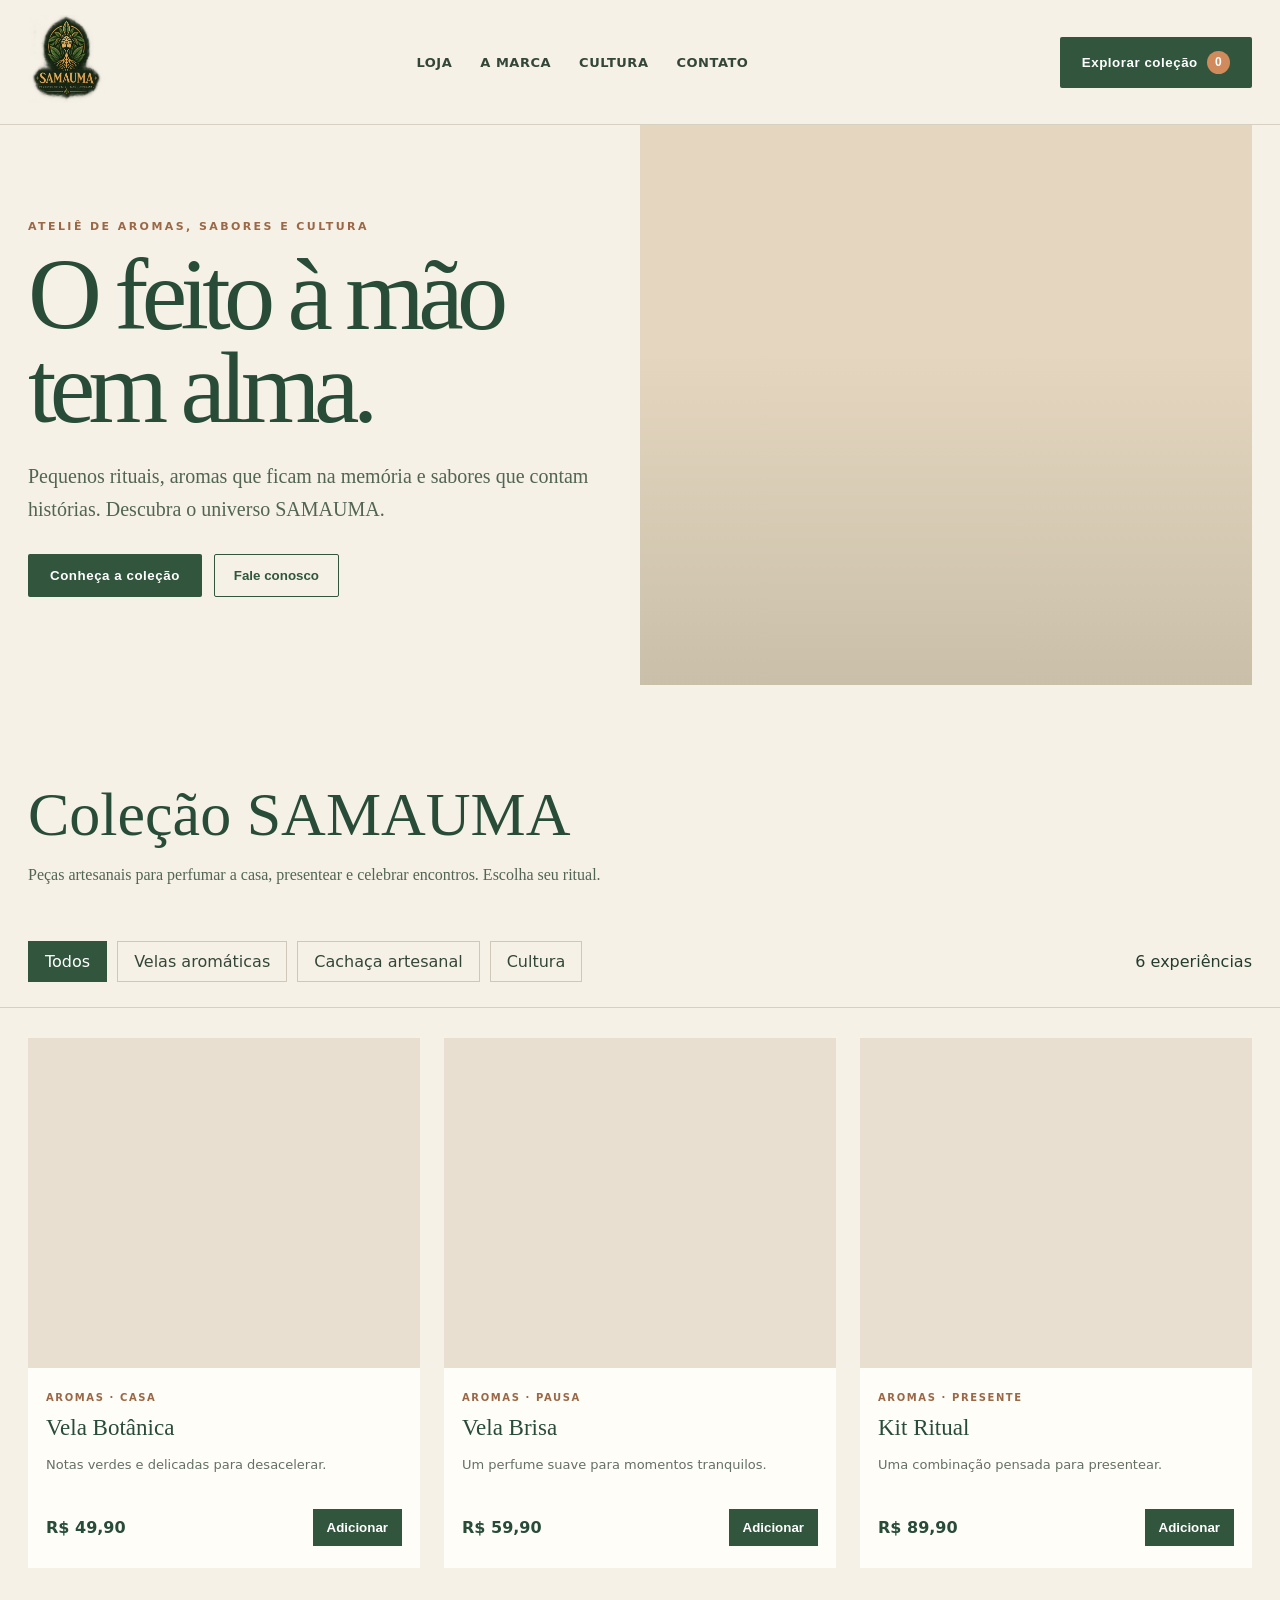
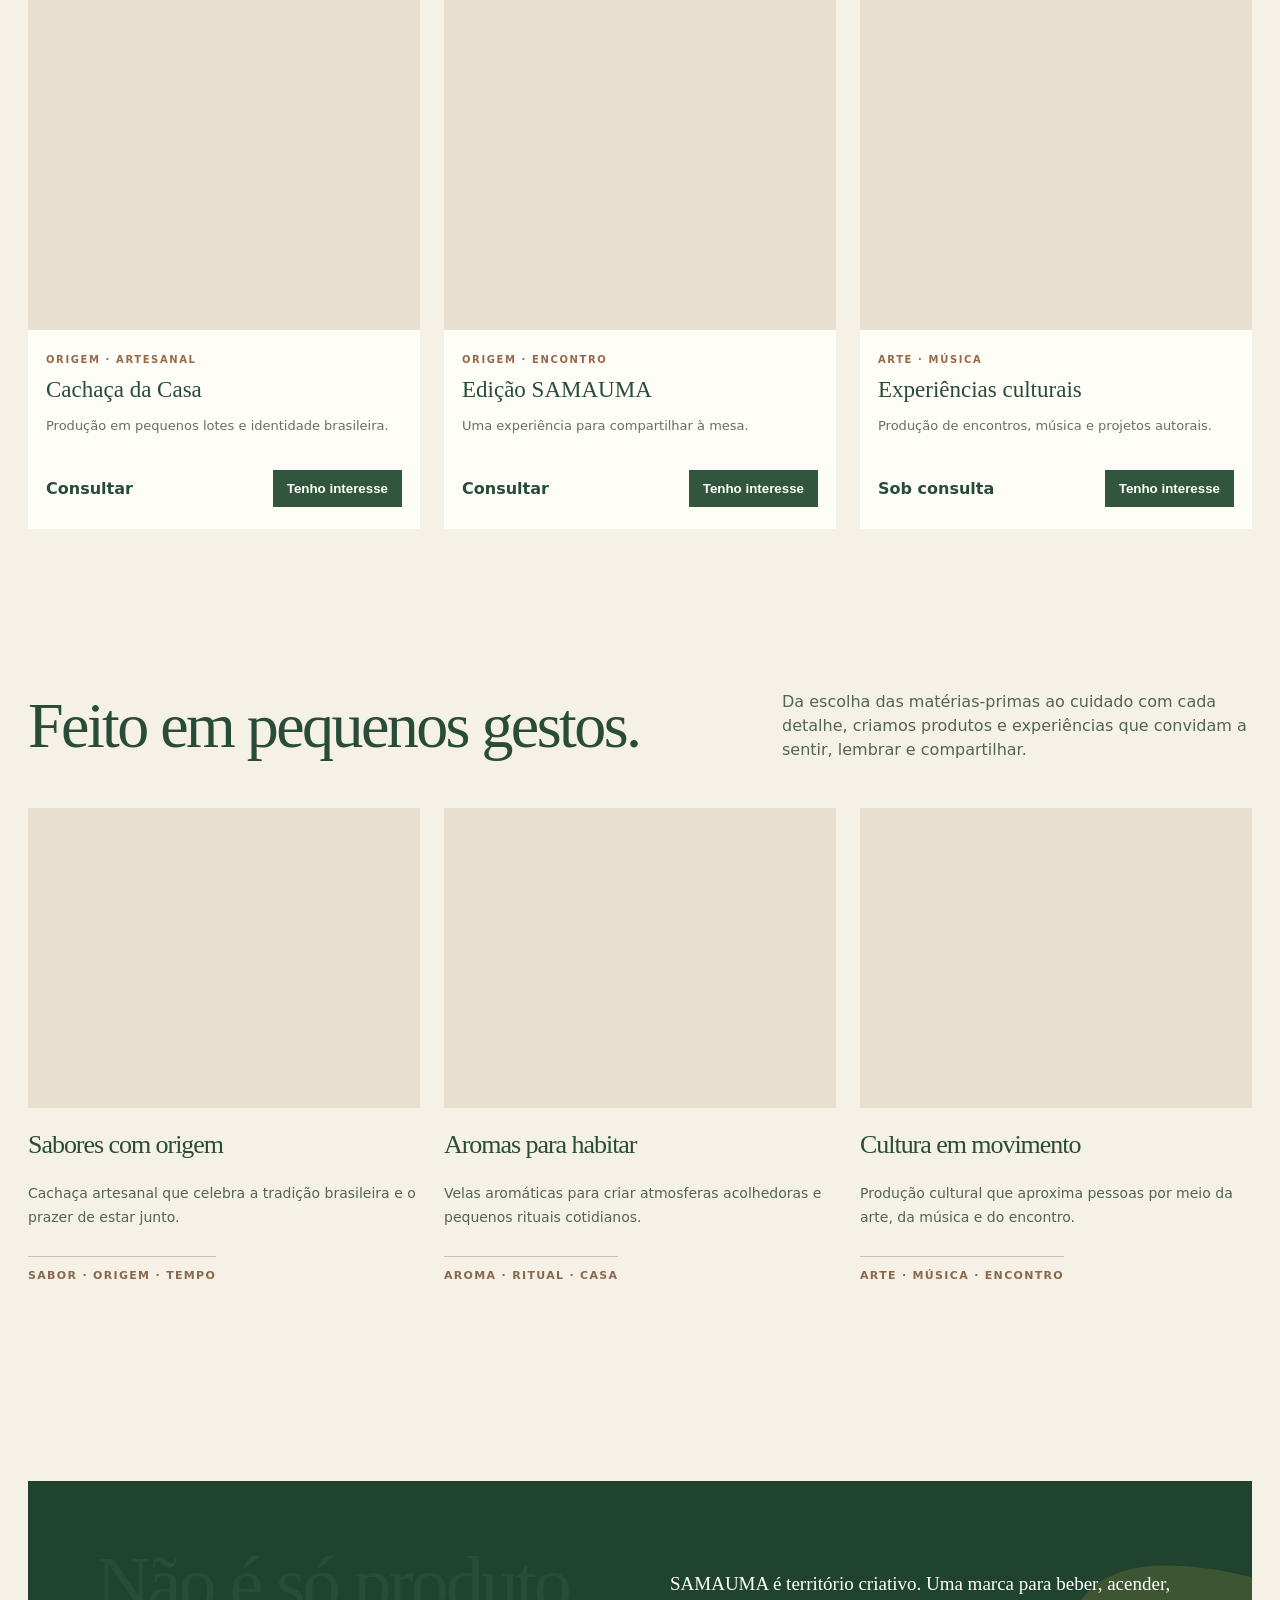
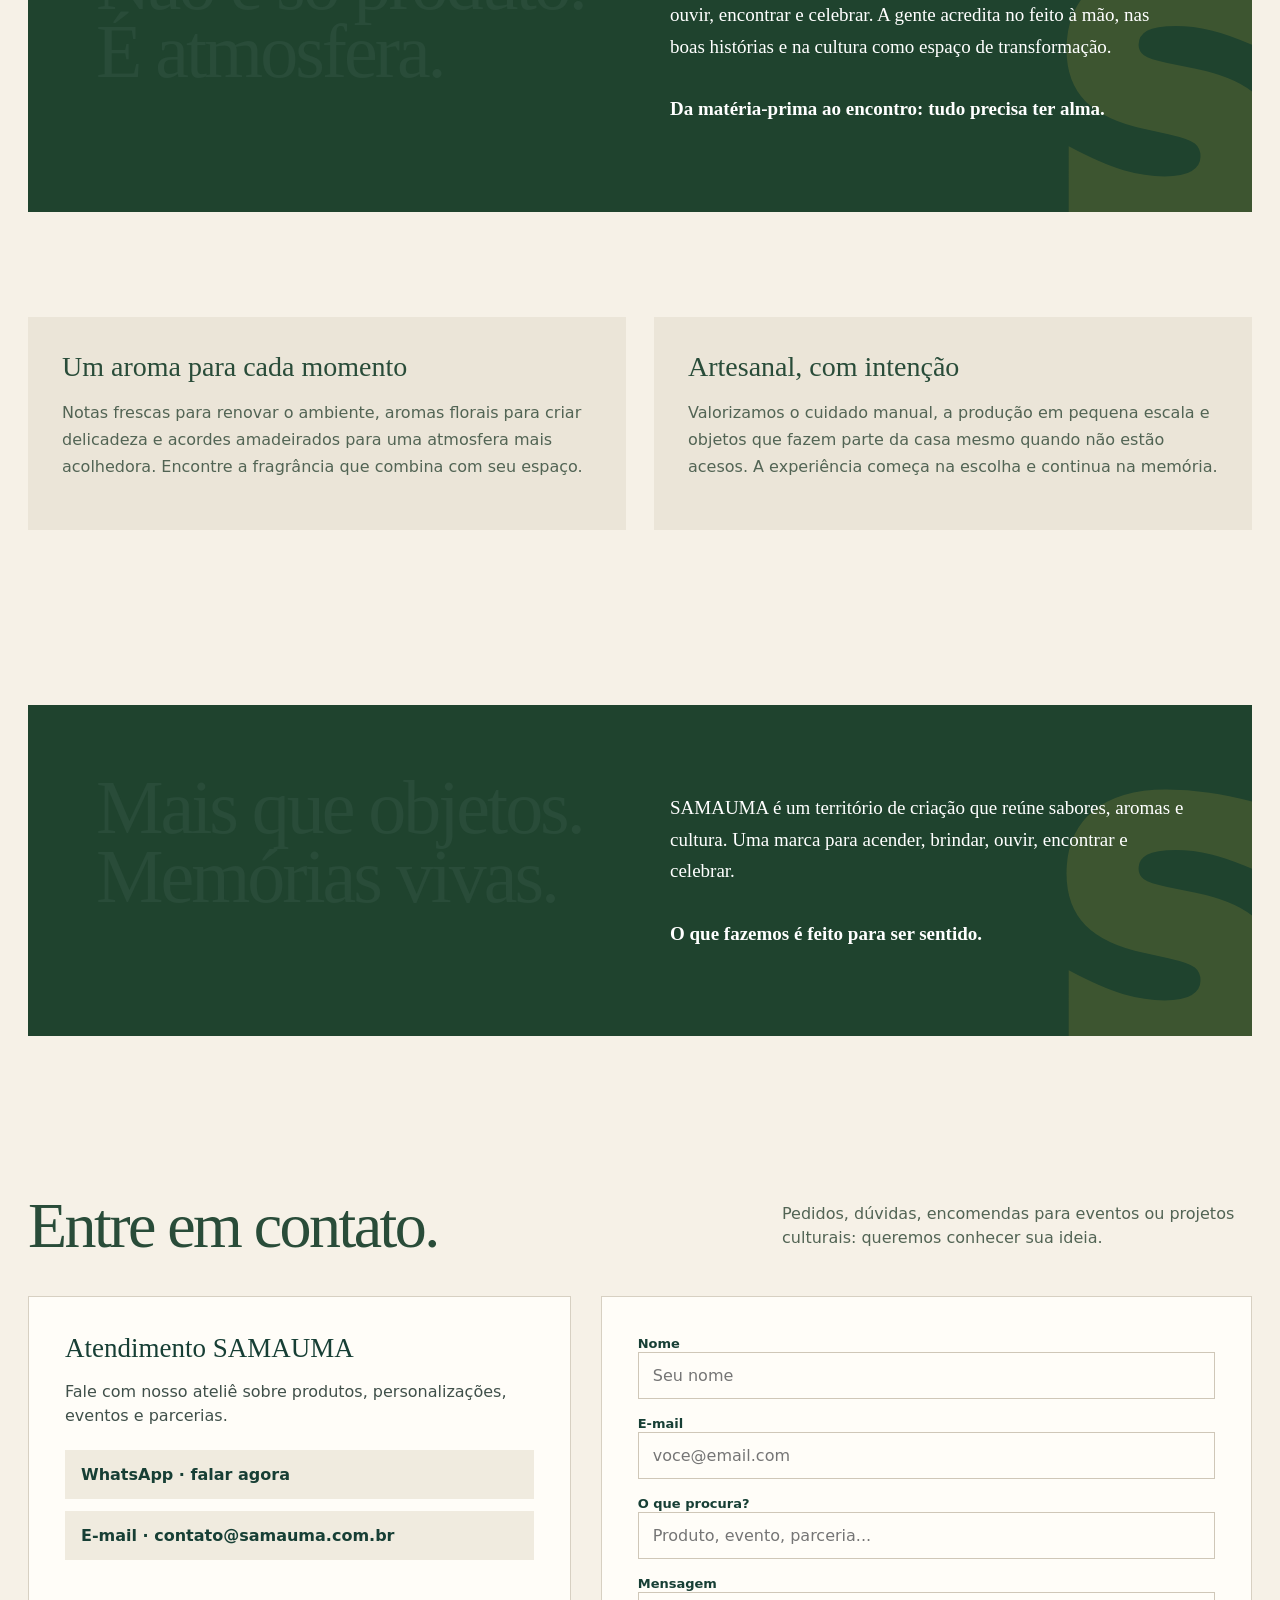
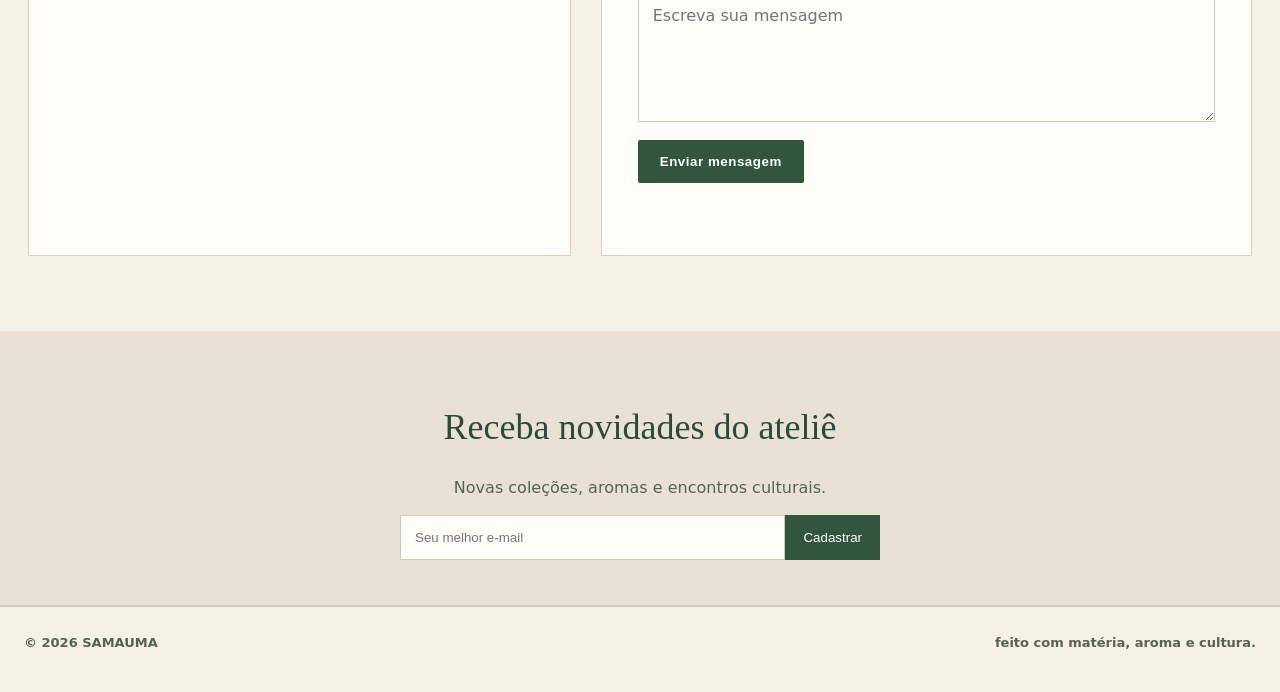
<file: index.html>
<!doctype html>
<html lang="pt-BR">
  <head>
    <meta charset="utf-8" />
    <meta name="viewport" content="width=device-width, initial-scale=1" />
    <title>SAMAUMA — Ateliê de aromas, sabores e cultura</title>
    <link rel="stylesheet" href="css/style.css" />
  </head>
  <body>
    <div id="app">
      <header>
        <nav>
          <div class="logo"><img src="assets/img/samauma-logo.png" width="77" height="88"></img></div>
          <div class="links">
            <a href="#loja">LOJA</a><a href="#universo">A MARCA</a
            ><a href="#cultura">CULTURA</a><a href="contato.html">CONTATO</a>
          </div>
          <button
            class="cta"
            onclick="
              document
                .querySelector('#loja')
                .scrollIntoView({ behavior: 'smooth' })
            "
          >
            Explorar coleção <span class="cart-count" id="cart-count">0</span>
          </button>
        </nav>
      </header>
      <main>
        <section class="hero">
          <div>
            <div class="eyebrow">ATELIÊ DE AROMAS, SABORES E CULTURA</div>
            <h1>O feito à mão<br />tem alma.</h1>
            <p>
              Pequenos rituais, aromas que ficam na memória e sabores que contam
              histórias. Descubra o universo SAMAUMA.
            </p>
            <div class="actions">
              <button
                class="cta"
                onclick="
                  document
                    .querySelector('#loja')
                    .scrollIntoView({ behavior: 'smooth' })
                "
              >
                Conheça a coleção</button
              ><button
                class="ghost"
                onclick="window.location.href = 'contato.html'"
              >
                Fale conosco
              </button>
            </div>
          </div>
          <div
            class="orb"
            aria-label="Fotografia de vela artesanal em ambiente acolhedor"
          ></div>
        </section>
        <section class="shop-intro" id="loja">
          <h2 class="shop-title">Coleção SAMAUMA</h2>
          <p>
            Peças artesanais para perfumar a casa, presentear e celebrar
            encontros. Escolha seu ritual.
          </p>
        </section>
        <div class="shop-tools">
          <div class="filter-row">
            <button
              class="filter-btn active"
              data-filter="todos"
              onclick="filterProducts('todos', this)"
            >
              Todos</button
            ><button
              class="filter-btn"
              data-filter="velas"
              onclick="filterProducts('velas', this)"
            >
              Velas aromáticas</button
            ><button
              class="filter-btn"
              data-filter="cachaca"
              onclick="filterProducts('cachaca', this)"
            >
              Cachaça artesanal</button
            ><button
              class="filter-btn"
              data-filter="cultura"
              onclick="filterProducts('cultura', this)"
            >
              Cultura
            </button>
          </div>
          <span id="product-count">6 experiências</span>
        </div>
        <section class="product-grid" id="product-grid">
          <article class="product" data-category="velas">
            <div
              class="product-photo"
              style="
                background-image: url(&quot;https://images.unsplash.com/photo-1603006905003-be475563bc59?auto=format&fit=crop&w=900&q=85&quot;);
              "
            ></div>
            <div class="product-info">
              <span class="product-type">Aromas · Casa</span>
              <h3>Vela Botânica</h3>
              <p>Notas verdes e delicadas para desacelerar.</p>
              <div class="product-bottom">
                <span class="price">R$ 49,90</span
                ><button class="add-cart" onclick="addCart('Vela Botânica')">
                  Adicionar
                </button>
              </div>
            </div>
          </article>
          <article class="product" data-category="velas">
            <div
              class="product-photo"
              style="
                background-image: url(&quot;https://images.unsplash.com/photo-1602874801007-bd458bb1b8b6?auto=format&fit=crop&w=900&q=85&quot;);
              "
            ></div>
            <div class="product-info">
              <span class="product-type">Aromas · Pausa</span>
              <h3>Vela Brisa</h3>
              <p>Um perfume suave para momentos tranquilos.</p>
              <div class="product-bottom">
                <span class="price">R$ 59,90</span
                ><button class="add-cart" onclick="addCart('Vela Brisa')">
                  Adicionar
                </button>
              </div>
            </div>
          </article>
          <article class="product" data-category="velas">
            <div
              class="product-photo"
              style="
                background-image: url(&quot;https://images.unsplash.com/photo-1603905179139-d6b4e2e6b7a5?auto=format&fit=crop&w=900&q=85&quot;);
              "
            ></div>
            <div class="product-info">
              <span class="product-type">Aromas · Presente</span>
              <h3>Kit Ritual</h3>
              <p>Uma combinação pensada para presentear.</p>
              <div class="product-bottom">
                <span class="price">R$ 89,90</span
                ><button class="add-cart" onclick="addCart('Kit Ritual')">
                  Adicionar
                </button>
              </div>
            </div>
          </article>
          <article class="product" data-category="cachaca">
            <div
              class="product-photo"
              style="
                background-image: url(&quot;https://images.unsplash.com/photo-1514362545857-3bc16c4c7d1b?auto=format&fit=crop&w=900&q=85&quot;);
              "
            ></div>
            <div class="product-info">
              <span class="product-type">Origem · Artesanal</span>
              <h3>Cachaça da Casa</h3>
              <p>Produção em pequenos lotes e identidade brasileira.</p>
              <div class="product-bottom">
                <span class="price">Consultar</span
                ><button class="add-cart" onclick="addCart('Cachaça da Casa')">
                  Tenho interesse
                </button>
              </div>
            </div>
          </article>
          <article class="product" data-category="cachaca">
            <div
              class="product-photo"
              style="
                background-image: url(&quot;https://images.unsplash.com/photo-1470337458703-46ad1756a187?auto=format&fit=crop&w=900&q=85&quot;);
              "
            ></div>
            <div class="product-info">
              <span class="product-type">Origem · Encontro</span>
              <h3>Edição SAMAUMA</h3>
              <p>Uma experiência para compartilhar à mesa.</p>
              <div class="product-bottom">
                <span class="price">Consultar</span
                ><button class="add-cart" onclick="addCart('Edição SAMAUMA')">
                  Tenho interesse
                </button>
              </div>
            </div>
          </article>
          <article class="product" data-category="cultura">
            <div
              class="product-photo"
              style="
                background-image: url(&quot;https://images.unsplash.com/photo-1501386761578-eac5c94b800a?auto=format&fit=crop&w=900&q=85&quot;);
              "
            ></div>
            <div class="product-info">
              <span class="product-type">Arte · Música</span>
              <h3>Experiências culturais</h3>
              <p>Produção de encontros, música e projetos autorais.</p>
              <div class="product-bottom">
                <span class="price">Sob consulta</span
                ><button
                  class="add-cart"
                  onclick="addCart('Experiências culturais')"
                >
                  Tenho interesse
                </button>
              </div>
            </div>
          </article>
        </section>
        <section class="section" id="universo">
          <div class="section-head">
            <h2>Feito em pequenos gestos.</h2>
            <p>
              Da escolha das matérias-primas ao cuidado com cada detalhe,
              criamos produtos e experiências que convidam a sentir, lembrar e
              compartilhar.
            </p>
          </div>
          <div class="cards">
            <article class="card">
              <div class="card-image"></div>
              <h3>Sabores com origem</h3>
              <p>
                Cachaça artesanal que celebra a tradição brasileira e o prazer
                de estar junto.
              </p>
              <span class="tag">SABOR · ORIGEM · TEMPO</span>
            </article>
            <article class="card">
              <div class="card-image"></div>
              <h3>Aromas para habitar</h3>
              <p>
                Velas aromáticas para criar atmosferas acolhedoras e pequenos
                rituais cotidianos.
              </p>
              <span class="tag">AROMA · RITUAL · CASA</span>
            </article>
            <article class="card">
              <div class="card-image"></div>
              <h3>Cultura em movimento</h3>
              <p>
                Produção cultural que aproxima pessoas por meio da arte, da
                música e do encontro.
              </p>
              <span class="tag">ARTE · MÚSICA · ENCONTRO</span>
            </article>
          </div>
        </section>
        <section class="section" id="cultura">
          <div class="manifesto">
            <h2>Não é só produto.<br />É atmosfera.</h2>
            <p>
              SAMAUMA é território criativo. Uma marca para beber, acender,
              ouvir, encontrar e celebrar. A gente acredita no feito à mão, nas
              boas histórias e na cultura como espaço de transformação.<br /><br /><strong
                >Da matéria-prima ao encontro: tudo precisa ter alma.</strong
              >
            </p>
          </div>
        </section>
        <section class="guide">
          <article>
            <h3>Um aroma para cada momento</h3>
            <p>
              Notas frescas para renovar o ambiente, aromas florais para criar
              delicadeza e acordes amadeirados para uma atmosfera mais
              acolhedora. Encontre a fragrância que combina com seu espaço.
            </p>
          </article>
          <article>
            <h3>Artesanal, com intenção</h3>
            <p>
              Valorizamos o cuidado manual, a produção em pequena escala e
              objetos que fazem parte da casa mesmo quando não estão acesos. A
              experiência começa na escolha e continua na memória.
            </p>
          </article>
        </section>
        <section class="section" id="cultura">
          <div class="manifesto">
            <h2>Mais que objetos.<br />Memórias vivas.</h2>
            <p>
              SAMAUMA é um território de criação que reúne sabores, aromas e
              cultura. Uma marca para acender, brindar, ouvir, encontrar e
              celebrar. <br /><br /><strong
                >O que fazemos é feito para ser sentido.</strong
              >
            </p>
          </div>
        </section>
        <section class="section" id="contato">
          <div class="section-head">
            <h2>Entre em contato.</h2>
            <p>
              Pedidos, dúvidas, encomendas para eventos ou projetos culturais:
              queremos conhecer sua ideia.
            </p>
          </div>
          <div class="contact">
            <div class="contact-box">
              <h3>Atendimento SAMAUMA</h3>
              <p>
                Fale com nosso ateliê sobre produtos, personalizações, eventos e
                parcerias.
              </p>
              <div class="contact-links">
                <a
                  class="contact-link"
                  href="https://wa.me/5500000000000"
                  target="_blank"
                  rel="noopener"
                  >WhatsApp · falar agora</a
                ><a class="contact-link" href="mailto:contato@samauma.com.br"
                  >E-mail · contato@samauma.com.br</a
                >
              </div>
            </div>
            <div class="contact-box">
              <form class="contact-form" onsubmit="sendContact(event)">
                <div>
                  <label for="nome">Nome</label
                  ><input
                    id="nome"
                    name="nome"
                    required
                    placeholder="Seu nome"
                  />
                </div>
                <div>
                  <label for="email">E-mail</label
                  ><input
                    id="email"
                    name="email"
                    type="email"
                    required
                    placeholder="voce@email.com"
                  />
                </div>
                <div>
                  <label for="assunto">O que procura?</label
                  ><input
                    id="assunto"
                    name="assunto"
                    required
                    placeholder="Produto, evento, parceria..."
                  />
                </div>
                <div>
                  <label for="mensagem">Mensagem</label
                  ><textarea
                    id="mensagem"
                    name="mensagem"
                    required
                    placeholder="Escreva sua mensagem"
                  ></textarea>
                </div>
                <button class="cta" type="submit">Enviar mensagem</button>
                <div
                  class="form-status"
                  id="form-status"
                  aria-live="polite"
                ></div>
              </form>
            </div>
          </div>
        </section>
        <section class="newsletter">
          <h2>Receba novidades do ateliê</h2>
          <p>Novas coleções, aromas e encontros culturais.</p>
          <form
            onsubmit="
              event.preventDefault();
              this.querySelector('button').textContent = 'Inscrição anotada';
            "
          >
            <input
              type="email"
              required
              placeholder="Seu melhor e-mail"
              aria-label="Seu e-mail"
            /><button type="submit">Cadastrar</button>
          </form>
        </section>
      </main>
      <footer class="footer">
        <span>© 2026 SAMAUMA</span
        ><span>feito com matéria, aroma e cultura.</span>
      </footer>
    </div>
    <script src="js/script.js"></script>
  </body>
</html>
</file>
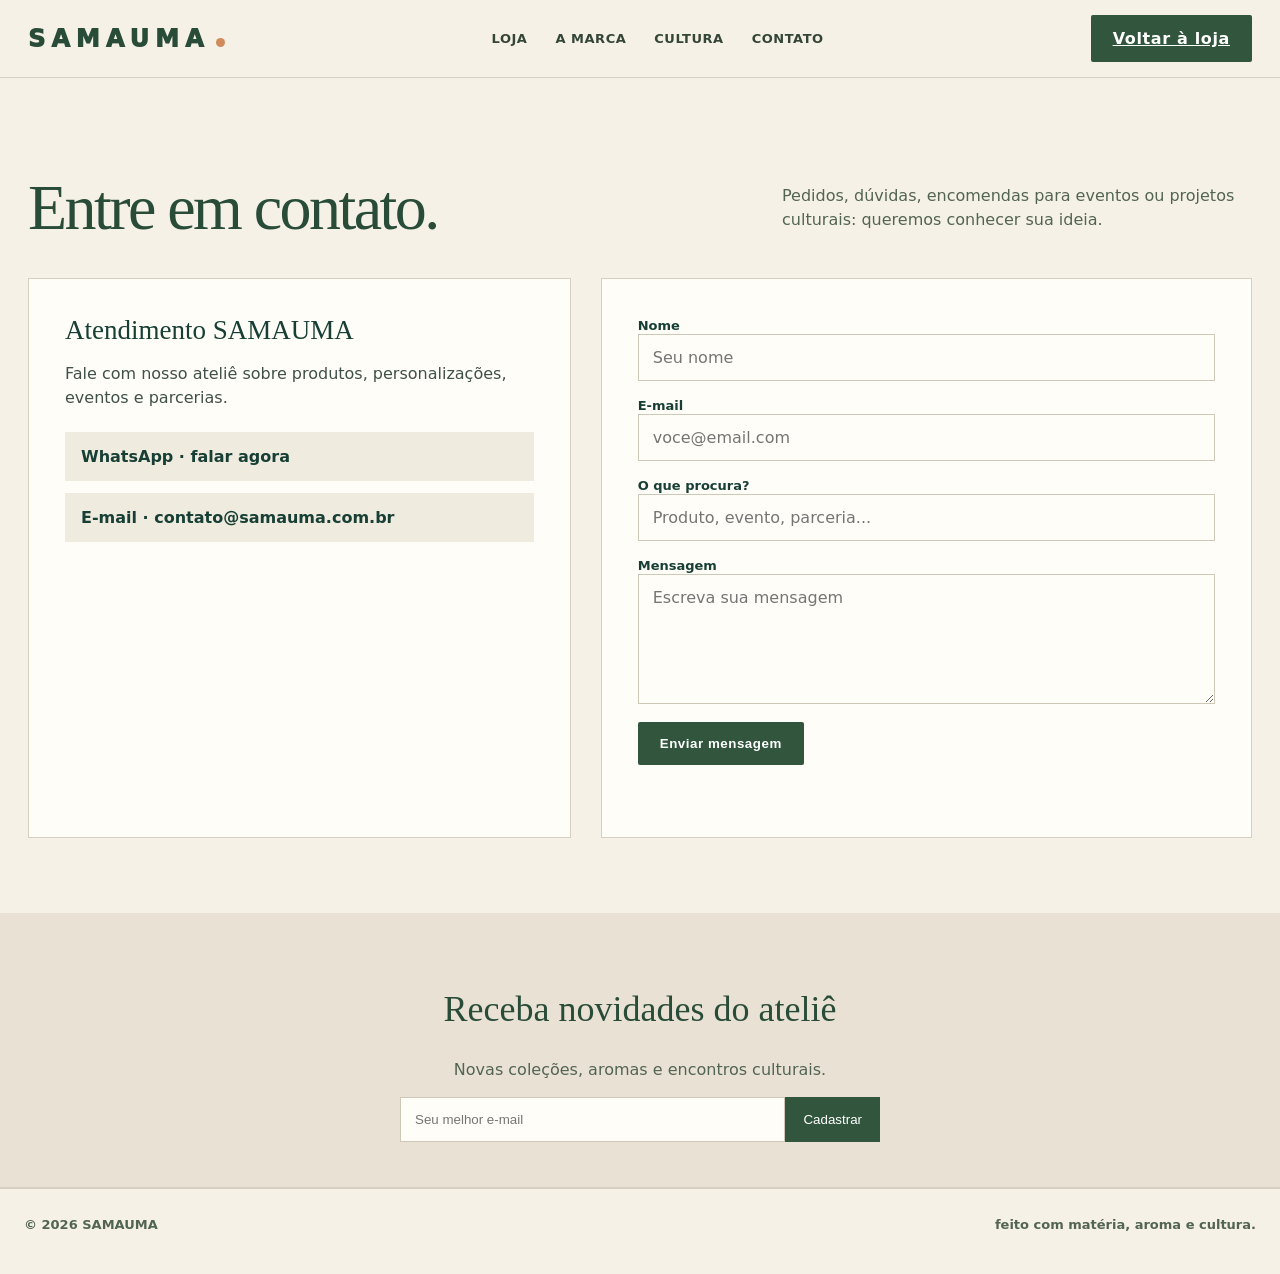
<file: contato.html>
<!doctype html>
<html lang="pt-BR">
<head>
<meta charset="utf-8">
<meta name="viewport" content="width=device-width, initial-scale=1">
<title>SAMAUMA — Contato</title>
<link rel="stylesheet" href="css/style.css">
</head>
<body>
<div id="app">
<header><nav>
<div class="logo">SAMAUMA<span></span></div>
<div class="links">
<a href="index.html">LOJA</a>
<a href="index.html#universo">A MARCA</a>
<a href="index.html#cultura">CULTURA</a>
<a href="contato.html">CONTATO</a>
</div>
<a class="cta" href="index.html">Voltar à loja</a>
</nav></header>

<main>
<section class="section" style="padding-top:90px">
<div class="section-head">
<h2>Entre em contato.</h2>
<p>Pedidos, dúvidas, encomendas para eventos ou projetos culturais: queremos conhecer sua ideia.</p>
</div>
<div class="contact">
<div class="contact-box">
<h3>Atendimento SAMAUMA</h3>
<p>Fale com nosso ateliê sobre produtos, personalizações, eventos e parcerias.</p>
<div class="contact-links">
<a class="contact-link" href="https://wa.me/5500000000000" target="_blank" rel="noopener">WhatsApp · falar agora</a>
<a class="contact-link" href="mailto:contato@samauma.com.br">E-mail · contato@samauma.com.br</a>
</div>
</div>
<div class="contact-box">
<form class="contact-form" onsubmit="sendContact(event)">
<div><label for="nome">Nome</label><input id="nome" name="nome" required placeholder="Seu nome"></div>
<div><label for="email">E-mail</label><input id="email" name="email" type="email" required placeholder="voce@email.com"></div>
<div><label for="assunto">O que procura?</label><input id="assunto" name="assunto" required placeholder="Produto, evento, parceria..."></div>
<div><label for="mensagem">Mensagem</label><textarea id="mensagem" name="mensagem" required placeholder="Escreva sua mensagem"></textarea></div>
<button class="cta" type="submit">Enviar mensagem</button>
<div class="form-status" id="form-status" aria-live="polite"></div>
</form>
</div>
</div>
</section>
<section class="newsletter">
<h2>Receba novidades do ateliê</h2>
<p>Novas coleções, aromas e encontros culturais.</p>
<form onsubmit="event.preventDefault();this.querySelector('button').textContent='Inscrição anotada';">
<input type="email" required placeholder="Seu melhor e-mail" aria-label="Seu e-mail">
<button type="submit">Cadastrar</button>
</form>
</section>
</main>
<footer class="footer"><span>© 2026 SAMAUMA</span><span>feito com matéria, aroma e cultura.</span></footer>
<script src="js/script.js"></script>
</div>
</body>
</html>
</file>
<file: css/style.css>
:root{color-scheme:light;--ink:#17211d;--muted:#40504a;--paper:#fffdf7;--line:#d7ddd6;--forest:#173f35;--teal:#16756a;--coral:#d95b43;--gold:#e7b83f;--cream:#fff8df}
*{box-sizing:border-box}html{scroll-behavior:smooth}body{margin:0;font-family:Inter,ui-sans-serif,system-ui,-apple-system,BlinkMacSystemFont,"Segoe UI",sans-serif;background:#eaf4df;color:var(--ink)}
#app{min-height:100vh;background:linear-gradient(135deg,#0d3b2e 0%,#176b4f 42%,#6eaa62 100%);overflow:hidden}
header{position:sticky;top:0;z-index:10;background:#fffdf7;border-bottom:2px solid var(--forest)}nav{max-width:1180px;margin:auto;padding:18px 24px;display:flex;align-items:center;justify-content:space-between;gap:24px}.logo{font-weight:950;letter-spacing:.22em;font-size:20px;color:var(--forest)}.logo span{display:inline-block;width:9px;height:9px;border-radius:50%;background:var(--coral);margin-left:6px}.links{display:flex;gap:25px}.links a{color:var(--ink);text-decoration:none;font-size:14px;font-weight:800}.cta{border:0;border-radius:10px;padding:12px 19px;background:var(--forest);color:#fff;font-weight:850;cursor:pointer}.hero{max-width:1180px;margin:auto;padding:88px 24px 78px;display:grid;grid-template-columns:1.05fr .95fr;gap:54px;align-items:center}.eyebrow{text-transform:uppercase;letter-spacing:.18em;font-size:12px;font-weight:900;color:#fff}h1{font-size:clamp(60px,9vw,124px);line-height:.82;margin:16px 0 26px;letter-spacing:-.075em;font-weight:950;color:#fff}.hero p{font-size:20px;line-height:1.55;max-width:620px;color:#f6fff4;font-weight:600}.actions{display:flex;gap:12px;flex-wrap:wrap;margin-top:28px}.ghost{padding:12px 19px;border:2px solid var(--forest);border-radius:10px;background:var(--cream);font-weight:800;color:var(--forest);cursor:pointer}.orb{min-height:460px;border-radius:42px;background:#e5b83f url("https://images.unsplash.com/photo-1530789253388-582c481c54b0?auto=format&fit=crop&w=1100&q=85") center/cover;position:relative;box-shadow:16px 18px 0 var(--forest);display:grid;place-items:center;transform:rotate(2deg);overflow:hidden}.orb:after{content:"";position:absolute;inset:0;background:rgba(23,63,53,.2)}.bottle{width:150px;height:275px;border-radius:34px 34px 20px 20px;background:#9b6329;position:relative;box-shadow:12px 16px 0 rgba(23,63,53,.22);transform:rotate(-3deg);z-index:1}.bottle:before{content:"";position:absolute;left:47px;top:-62px;width:56px;height:72px;background:#59391f;border-radius:8px 8px 4px 4px}.label{position:absolute;left:14px;right:14px;top:88px;background:var(--cream);padding:20px 8px;text-align:center;color:var(--forest);font-weight:950;letter-spacing:.12em;font-size:14px}.label small{display:block;font-size:8px;letter-spacing:.18em;margin-top:8px}.section{max-width:1180px;margin:auto;padding:78px 24px}.section-head{display:flex;justify-content:space-between;align-items:end;gap:20px;margin-bottom:30px}.section h2{font-size:clamp(38px,5vw,66px);letter-spacing:-.055em;margin:0;line-height:.95;color:var(--forest)}.section-head p{max-width:470px;color:#f6fff4;line-height:1.5;font-weight:650}.cards{display:grid;grid-template-columns:repeat(3,1fr);gap:18px}.card{min-height:390px;padding:0 30px 30px;border:2px solid var(--forest);border-radius:22px;background:#fffdf7;display:flex;flex-direction:column;justify-content:space-between;transition:.25s;overflow:hidden}.card:hover{transform:translateY(-5px)}.card-image{height:170px;margin:0 -30px 0;background-position:center;background-size:cover}.card:nth-child(1) .card-image{background-image:url("https://images.unsplash.com/photo-1594914318969-2d5d5a0d3b1f?auto=format&fit=crop&w=900&q=85")}.card:nth-child(2) .card-image{background-image:url("https://images.unsplash.com/photo-1603006905003-be475563bc59?auto=format&fit=crop&w=900&q=85")}.card:nth-child(3) .card-image{background-image:url("https://images.unsplash.com/photo-1492684223066-81342ee5ff30?auto=format&fit=crop&w=900&q=85")}.icon{width:56px;height:56px;border-radius:12px;display:grid;place-items:center;font-size:27px;background:var(--gold);margin-top:-28px;position:relative}.card:nth-child(2) .icon{background:#e48a73}.card:nth-child(3) .icon{background:#70aaa0}.card h3{font-size:29px;margin:18px 0 8px;letter-spacing:-.04em;color:var(--forest)}.card p{color:var(--muted);line-height:1.55;font-weight:600}.tag{display:inline-flex;width:max-content;border-radius:5px;padding:7px 11px;font-size:11px;font-weight:900;background:#e8eee9;color:var(--forest)}.manifesto{margin-top:25px;border-radius:22px;padding:58px;display:grid;grid-template-columns:1fr 1fr;gap:40px;background:var(--forest) url("https://images.unsplash.com/photo-1506157786151-b8491531f063?auto=format&fit=crop&w=1400&q=80") center/cover;color:#fff;position:relative;overflow:hidden}.manifesto:before{content:"";position:absolute;inset:0;background:rgba(23,63,53,.82)}.manifesto:after{content:"S";position:absolute;font-size:340px;right:-35px;bottom:-100px;color:rgba(231,184,63,.15);font-weight:950}.manifesto h2,.manifesto p{position:relative;z-index:1}.manifesto h2{font-size:clamp(42px,6vw,76px);line-height:.9;margin:0;letter-spacing:-.06em;color:#fff}.manifesto p{font-size:19px;line-height:1.65;color:#fff}.contact{display:grid;grid-template-columns:.9fr 1.1fr;gap:24px}.contact-box{border-radius:22px;padding:34px;background:#fffdf7;border:2px solid var(--forest)}.contact-box h3{font-size:27px;margin:0 0 10px;color:var(--forest)}.contact-box p{color:var(--muted);line-height:1.5;font-weight:600}.contact-links{display:grid;gap:12px;margin-top:22px}.contact-link{padding:15px 16px;border-radius:12px;background:#edf3e9;color:var(--forest);font-weight:800;text-decoration:none}.contact-form{display:grid;gap:14px}.contact-form label{font-size:13px;font-weight:850;color:var(--forest)}.contact-form input,.contact-form textarea{width:100%;border:2px solid #ccd7ce;border-radius:10px;padding:13px 14px;font:inherit;background:#fff}.contact-form textarea{min-height:130px;resize:vertical}.contact-form input:focus,.contact-form textarea:focus{outline:3px solid rgba(22,117,106,.2);border-color:var(--teal)}.form-status{font-weight:800;color:var(--teal);min-height:22px}.footer{max-width:1180px;margin:auto;padding:28px 24px 42px;display:flex;justify-content:space-between;color:#f6fff4;font-size:13px;border-top:2px solid rgba(255,255,255,.5);font-weight:600}
@media(max-width:800px){.links{display:none}.hero{grid-template-columns:1fr;padding-top:60px}.orb{min-height:340px}.cards,.manifesto,.contact{grid-template-columns:1fr}.manifesto{padding:35px}.section{padding:52px 20px}.footer{padding-left:20px;padding-right:20px}}
/* Nova direção: loja editorial de produtos artesanais */
body{background:#f6f1e7;color:#253b2e}#app{background:#f6f1e7;overflow:hidden}
header{position:relative;background:#f6f1e7;border:0;border-bottom:1px solid #d7d0c2}
nav{max-width:1280px;padding:15px 28px;flex-wrap:wrap}.logo{font-size:24px;letter-spacing:.25em;color:#294c39}.logo span{background:#d18a5b}
.links{gap:28px}.links a{font-size:13px;color:#344638;letter-spacing:.04em}.cta{background:#31563d;color:white;border-radius:2px;padding:14px 22px;letter-spacing:.04em}.ghost{border:1px solid #31563d;border-radius:2px;background:transparent;color:#31563d}
.hero{max-width:1280px;padding:0 28px 64px;grid-template-columns:1fr 1fr;gap:0;min-height:600px}.hero>div:first-child{padding:72px 7% 65px 0}.eyebrow{color:#9a6847;font-size:11px;letter-spacing:.22em}.hero h1{color:#294c39;font-family:Georgia,serif;font-size:clamp(56px,8vw,105px);font-weight:500;letter-spacing:-.065em;line-height:.9}.hero p{font-family:Georgia,serif;color:#526454;font-size:20px;font-weight:400;line-height:1.65}.orb{min-height:560px;border-radius:0;box-shadow:none;transform:none;background:#e5d6bf url("https://images.unsplash.com/photo-1603006905003-be475563bc59?auto=format&fit=crop&w=1400&q=85") center/cover}.orb:after{background:linear-gradient(0deg,rgba(34,57,41,.14),transparent 60%)}.bottle{display:none}
.section{max-width:1280px;padding:75px 28px}.section-head{align-items:center}.section h2{font-family:Georgia,serif;font-weight:500;color:#294c39;letter-spacing:-.04em}.section-head p{color:#526454;font-weight:400}.cards{grid-template-columns:repeat(3,minmax(0,1fr));gap:24px}.card{min-height:0;padding:0 0 24px;border:0;border-radius:0;background:transparent;box-shadow:none}.card-image{height:300px;margin:0 0 22px;background-size:cover;background-color:#e8dfd0}.card:nth-child(1) .card-image{background-image:url("https://images.unsplash.com/photo-1608571423902-eed4a5ad8108?auto=format&fit=crop&w=1000&q=85")}.card:nth-child(2) .card-image{background-image:url("https://images.unsplash.com/photo-1603006905003-be475563bc59?auto=format&fit=crop&w=1000&q=85")}.card:nth-child(3) .card-image{background-image:url("https://images.unsplash.com/photo-1514525253161-7a46d19cd819?auto=format&fit=crop&w=1000&q=85")}.icon{display:none}.card h3{font-family:Georgia,serif;font-size:26px;font-weight:500;color:#294c39;margin:0 0 8px}.card p{font-size:14px;font-weight:400;color:#526454;line-height:1.7}.tag{margin-top:12px;border-radius:0;background:transparent;border-top:1px solid #c9c0af;padding:12px 0 0;color:#8b684b;letter-spacing:.12em}
.manifesto{background:#294c39 url("https://images.unsplash.com/photo-1514525253161-7a46d19cd819?auto=format&fit=crop&w=1400&q=85") center/cover;border-radius:0;padding:68px;gap:60px}.manifesto:before{background:rgba(30,65,45,.82)}.manifesto h2{font-family:Georgia,serif;font-weight:500}.manifesto p{font-family:Georgia,serif;font-weight:400}
.contact{grid-template-columns:1fr 1.2fr;gap:30px}.contact-box{border:1px solid #d7d0c2;border-radius:0;background:#fffdf8;padding:36px}.contact-box h3{font-family:Georgia,serif;font-weight:500}.contact-box p{font-weight:400}.contact-link{border-radius:0;background:#f0ebdf}.contact-form input,.contact-form textarea{border:1px solid #cfc7b8;border-radius:0;background:#fffdf8}.contact-form .cta{width:max-content}.footer{max-width:1280px;color:#526454;border-color:#d7d0c2}
.shop-intro{max-width:1280px;margin:auto;padding:34px 28px 12px;color:#526454;font:16px/1.7 Georgia,serif}.shop-title{font:500 clamp(40px,5vw,62px)/1 Georgia,serif;color:#294c39;margin:0 0 12px}.shop-tools{max-width:1280px;margin:auto;padding:25px 28px;display:flex;align-items:center;justify-content:space-between;gap:16px;border-bottom:1px solid #d7d0c2}.filter-row{display:flex;gap:10px;flex-wrap:wrap}.filter-btn{padding:10px 16px;border:1px solid #cfc7b8;background:transparent;color:#344638;cursor:pointer;font:inherit}.filter-btn.active{background:#31563d;color:white;border-color:#31563d}.product-grid{max-width:1280px;margin:auto;padding:30px 28px 70px;display:grid;grid-template-columns:repeat(3,minmax(0,1fr));gap:32px 24px}.product{background:#fffdf8;min-width:0}.product-photo{height:330px;background:#e8dfd0 center/cover no-repeat}.product-info{padding:18px 18px 22px}.product-type{color:#9a6847;font-size:10px;letter-spacing:.16em;text-transform:uppercase;font-weight:800}.product h3{font:500 23px/1.2 Georgia,serif;color:#294c39;margin:9px 0}.product p{font-size:13px;color:#647064;line-height:1.5;min-height:38px}.product-bottom{display:flex;justify-content:space-between;align-items:center;gap:10px;margin-top:16px}.price{font-weight:800;color:#294c39}.add-cart{border:0;background:#31563d;color:#fff;padding:11px 14px;cursor:pointer;font-weight:700}.cart-count{display:inline-grid;place-items:center;min-width:23px;height:23px;border-radius:50%;background:#d18a5b;color:#fff;font-size:12px;margin-left:5px}.guide{max-width:1280px;margin:auto;padding:30px 28px 75px;display:grid;grid-template-columns:1fr 1fr;gap:28px}.guide article{padding:34px;background:#ebe5d8}.guide h3{font:500 28px Georgia,serif;color:#294c39;margin:0 0 12px}.guide p{color:#526454;line-height:1.7}.newsletter{background:#e9e2d4;padding:45px 28px;text-align:center}.newsletter h2{font:500 36px Georgia,serif;color:#294c39}.newsletter p{color:#526454}.newsletter form{display:flex;max-width:480px;margin:18px auto 0}.newsletter input{flex:1;min-width:0;padding:14px;border:1px solid #cfc7b8;background:#fffdf8}.newsletter button{border:0;background:#31563d;color:white;padding:0 18px;cursor:pointer}
@media(max-width:800px){.hero{grid-template-columns:1fr;padding:0 20px 35px}.hero>div:first-child{padding:55px 0 35px}.orb{min-height:360px}.cards,.contact,.guide{grid-template-columns:1fr}.card-image{height:270px}.product-grid{grid-template-columns:repeat(2,minmax(0,1fr));padding:20px;gap:16px}.product-photo{height:230px}.shop-tools{align-items:flex-start;flex-direction:column;padding:20px}.shop-intro{padding:25px 20px}.section{padding:50px 20px}.manifesto{padding:36px 25px}.footer{padding:24px 20px}.product-info{padding:14px}.product h3{font-size:20px}}
@media(max-width:480px){.product-grid{grid-template-columns:1fr 1fr;gap:12px}.product-photo{height:185px}.product-info{padding:11px}.product h3{font-size:18px}.product p{font-size:12px}.product-bottom{align-items:flex-start;flex-direction:column}.add-cart{width:100%}.hero h1{font-size:58px}}
</file>
